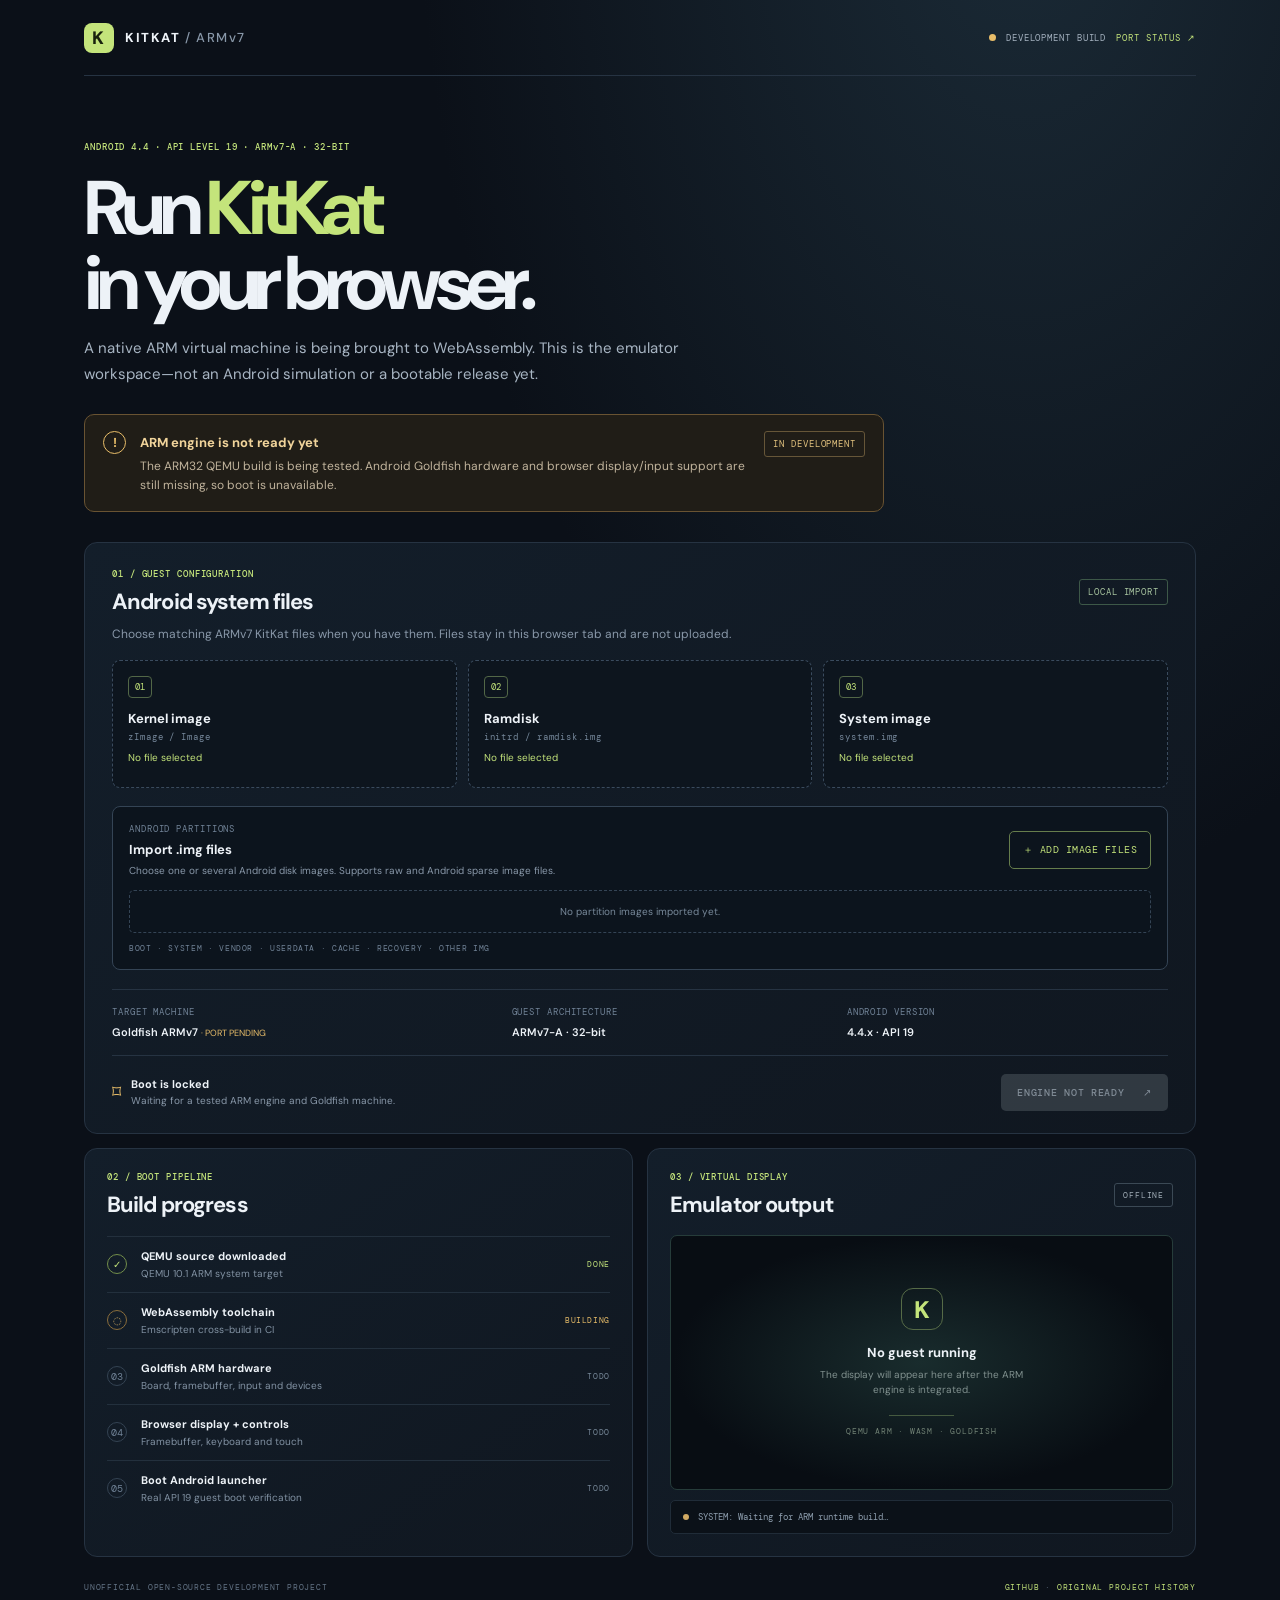
<file: index.html>
<!doctype html>
<html lang="en">
<head>
<meta charset="utf-8">
<meta name="viewport" content="width=device-width,initial-scale=1">
<meta name="theme-color" content="#0b1018">
<meta name="description" content="Experimental Android 4.4 KitKat ARMv7 browser emulator project.">
<title>KitKat ARMv7 — Web Emulator</title>
<link rel="stylesheet" href="./style.css">
</head>
<body>
<div class="shell">
<header class="topbar"><a class="brand" href="./"><span class="brand-icon">K</span><span>KITKAT<span class="muted"> / ARMv7</span></span></a><div class="top-meta"><span class="live-dot"></span> DEVELOPMENT BUILD <a href="./ARMV7_PORT.md">PORT STATUS ↗</a></div></header>
<main>
<section class="intro"><div class="kicker">ANDROID 4.4 · API LEVEL 19 · ARMv7-A · 32-BIT</div><h1>Run <span>KitKat</span><br>in your browser.</h1><p class="intro-copy">A native ARM virtual machine is being brought to WebAssembly. This is the emulator workspace—not an Android simulation or a bootable release yet.</p><div class="status-banner"><div class="status-symbol">!</div><div><strong>ARM engine is not ready yet</strong><p>The ARM32 QEMU build is being tested. Android Goldfish hardware and browser display/input support are still missing, so boot is unavailable.</p></div><span class="status-pill">IN DEVELOPMENT</span></div></section>
<section class="workspace"><div class="workspace-head"><div><div class="kicker">01 / GUEST CONFIGURATION</div><h2>Android system files</h2></div><span class="local-tag">LOCAL IMPORT</span></div><p class="section-copy">Choose matching ARMv7 KitKat files when you have them. Files stay in this browser tab and are not uploaded.</p><div class="file-grid"><label class="file-card" for="kernel"><span class="file-icon">01</span><span class="file-name">Kernel image</span><span class="file-hint">zImage / Image</span><span class="file-value" id="kernel-name">No file selected</span><input id="kernel" type="file"></label><label class="file-card" for="ramdisk"><span class="file-icon">02</span><span class="file-name">Ramdisk</span><span class="file-hint">initrd / ramdisk.img</span><span class="file-value" id="ramdisk-name">No file selected</span><input id="ramdisk" type="file"></label><label class="file-card" for="system"><span class="file-icon">03</span><span class="file-name">System image</span><span class="file-hint">system.img</span><span class="file-value" id="system-name">No file selected</span><input id="system" type="file"></label></div><div class="image-import"><div class="image-import-head"><div><span class="config-label">ANDROID PARTITIONS</span><strong>Import .img files</strong><small>Choose one or several Android disk images. Supports raw and Android sparse image files.</small></div><label class="import-button" for="images">＋ ADD IMAGE FILES<input id="images" type="file" accept=".img,.bin,.raw,.qcow2,.sparse" multiple></label></div><div id="image-list" class="image-list"><div class="image-empty">No partition images imported yet.</div></div><div class="image-foot">BOOT · SYSTEM · VENDOR · USERDATA · CACHE · RECOVERY · OTHER IMG</div></div><div class="config-row"><div><span class="config-label">TARGET MACHINE</span><strong>Goldfish ARMv7 <span class="pending">· PORT PENDING</span></strong></div><div><span class="config-label">GUEST ARCHITECTURE</span><strong>ARMv7-A · 32-bit</strong></div><div><span class="config-label">ANDROID VERSION</span><strong>4.4.x · API 19</strong></div></div><div class="launch-row"><div class="launch-note"><span class="lock">⌑</span><span><b>Boot is locked</b><small>Waiting for a tested ARM engine and Goldfish machine.</small></span></div><button id="boot" disabled>ENGINE NOT READY <span>↗</span></button></div></section>
<section class="lower-grid"><div class="panel"><div class="kicker">02 / BOOT PIPELINE</div><h2>Build progress</h2><ul class="pipeline"><li class="done"><span class="pipeline-mark">✓</span><span><b>QEMU source downloaded</b><small>QEMU 10.1 ARM system target</small></span><em>DONE</em></li><li class="working"><span class="pipeline-mark">◌</span><span><b>WebAssembly toolchain</b><small>Emscripten cross-build in CI</small></span><em>BUILDING</em></li><li><span class="pipeline-mark">03</span><span><b>Goldfish ARM hardware</b><small>Board, framebuffer, input and devices</small></span><em>TODO</em></li><li><span class="pipeline-mark">04</span><span><b>Browser display + controls</b><small>Framebuffer, keyboard and touch</small></span><em>TODO</em></li><li><span class="pipeline-mark">05</span><span><b>Boot Android launcher</b><small>Real API 19 guest boot verification</small></span><em>TODO</em></li></ul></div><div class="panel screen-panel"><div class="screen-head"><div><div class="kicker">03 / VIRTUAL DISPLAY</div><h2>Emulator output</h2></div><span class="off-pill">OFFLINE</span></div><div class="screen"><div class="screen-mark">K</div><div class="screen-title">No guest running</div><div class="screen-sub">The display will appear here after the ARM engine is integrated.</div><div class="screen-line"></div><div class="screen-foot">QEMU ARM · WASM · GOLDFISH</div></div><div class="console"><span class="console-dot"></span><span id="console-text">SYSTEM: Waiting for ARM runtime build…</span></div></div></section>
<footer><span>UNOFFICIAL OPEN-SOURCE DEVELOPMENT PROJECT</span><span><a href="https://github.com/szymtirihanu-collab/kitkat-web-emulator">GITHUB</a> · <a href="https://github.com/szymtirihanu-collab/kitkat-web-emulator/tree/main">ORIGINAL PROJECT HISTORY</a></span></footer>
</main></div><script src="./app.js"></script></body></html>
</file>
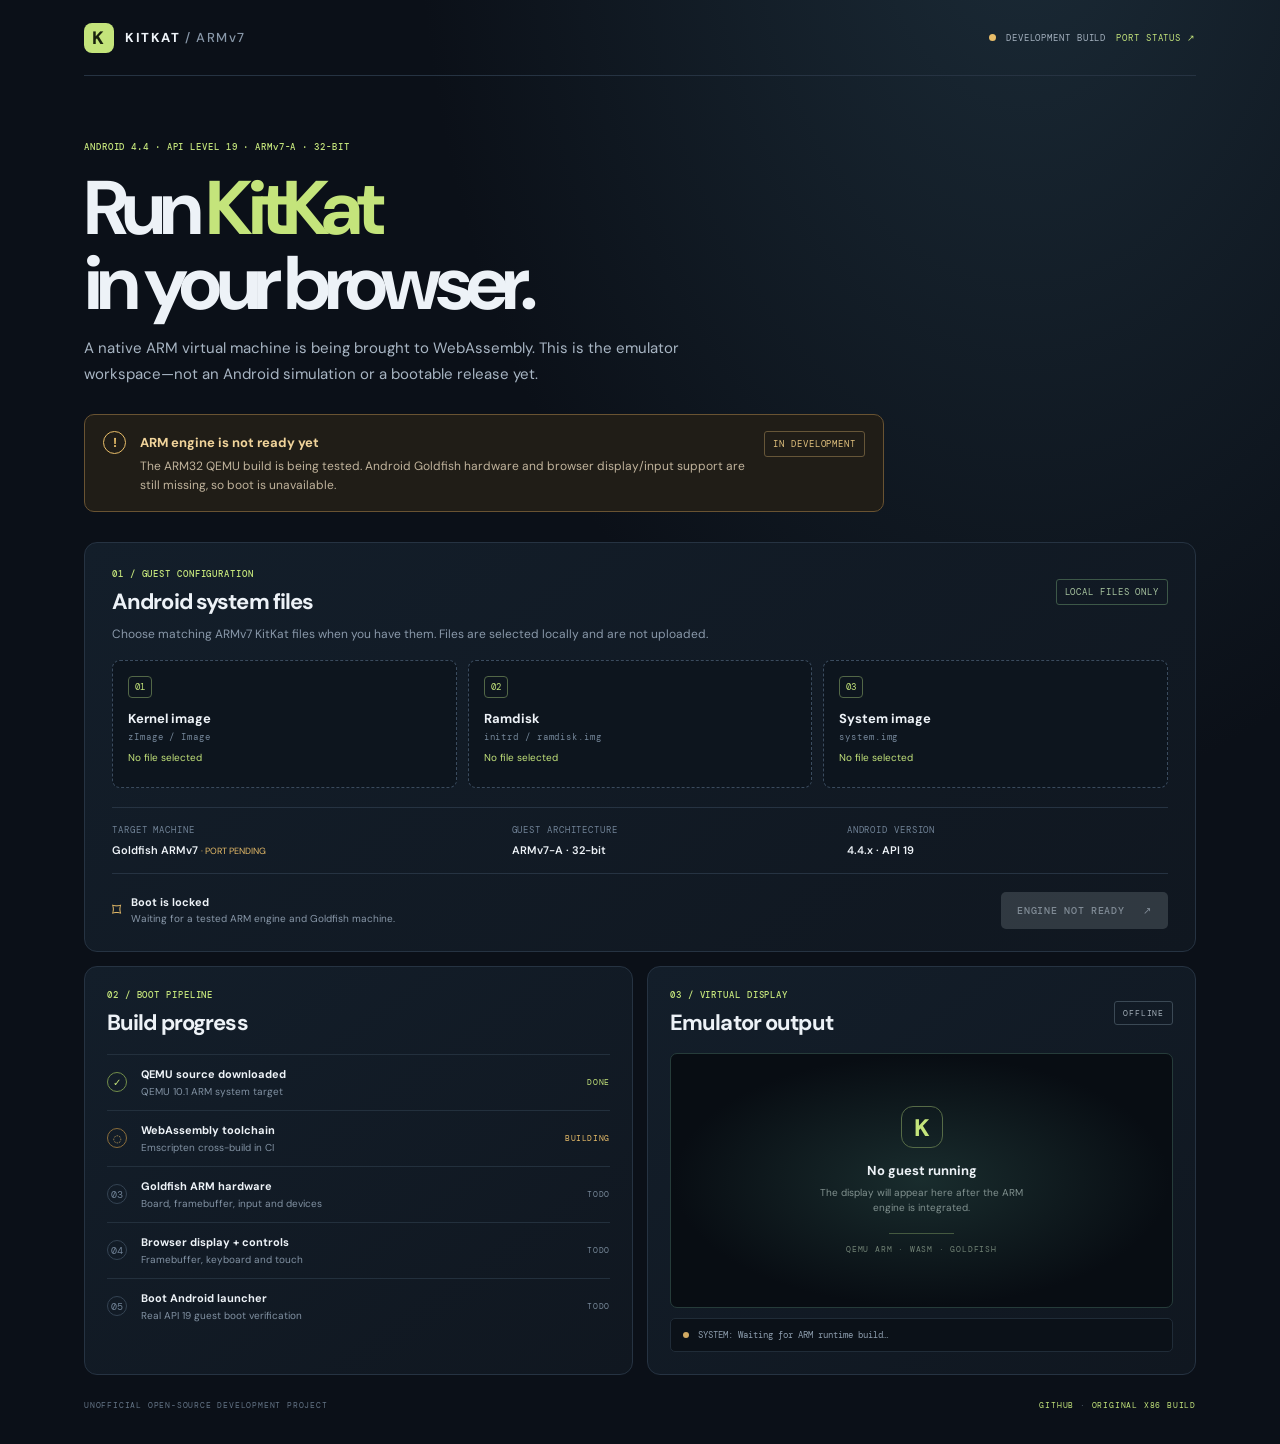
<file: armv7/index.html>
<!doctype html>
<html lang="en">
<head>
<meta charset="utf-8">
<meta name="viewport" content="width=device-width,initial-scale=1">
<meta name="theme-color" content="#0b1018">
<meta name="description" content="Experimental Android 4.4 KitKat ARMv7 browser emulator project.">
<title>KitKat ARMv7 — Web Emulator</title>
<link rel="stylesheet" href="./style.css">
</head>
<body>
<div class="shell">
  <header class="topbar">
    <a class="brand" href="./" aria-label="KitKat ARMv7 home"><span class="brand-icon">K</span><span>KITKAT<span class="muted"> / ARMv7</span></span></a>
    <div class="top-meta"><span class="live-dot"></span> DEVELOPMENT BUILD <a href="../ARMV7_PORT.md">PORT STATUS ↗</a></div>
  </header>

  <main>
    <section class="intro">
      <div class="kicker">ANDROID 4.4 · API LEVEL 19 · ARMv7-A · 32-BIT</div>
      <h1>Run <span>KitKat</span><br>in your browser.</h1>
      <p class="intro-copy">A native ARM virtual machine is being brought to WebAssembly. This is the emulator workspace—not an Android simulation or a bootable release yet.</p>
      <div class="status-banner">
        <div class="status-symbol">!</div>
        <div><strong>ARM engine is not ready yet</strong><p>The ARM32 QEMU build is being tested. Android Goldfish hardware and browser display/input support are still missing, so boot is unavailable.</p></div>
        <span class="status-pill">IN DEVELOPMENT</span>
      </div>
    </section>

    <section class="workspace">
      <div class="workspace-head"><div><div class="kicker">01 / GUEST CONFIGURATION</div><h2>Android system files</h2></div><span class="local-tag">LOCAL FILES ONLY</span></div>
      <p class="section-copy">Choose matching ARMv7 KitKat files when you have them. Files are selected locally and are not uploaded.</p>
      <div class="file-grid">
        <label class="file-card" for="kernel"><span class="file-icon">01</span><span class="file-name">Kernel image</span><span class="file-hint">zImage / Image</span><span class="file-value" id="kernel-name">No file selected</span><input id="kernel" type="file"></label>
        <label class="file-card" for="ramdisk"><span class="file-icon">02</span><span class="file-name">Ramdisk</span><span class="file-hint">initrd / ramdisk.img</span><span class="file-value" id="ramdisk-name">No file selected</span><input id="ramdisk" type="file"></label>
        <label class="file-card" for="system"><span class="file-icon">03</span><span class="file-name">System image</span><span class="file-hint">system.img</span><span class="file-value" id="system-name">No file selected</span><input id="system" type="file"></label>
      </div>
      <div class="config-row"><div><span class="config-label">TARGET MACHINE</span><strong>Goldfish ARMv7 <span class="pending">· PORT PENDING</span></strong></div><div><span class="config-label">GUEST ARCHITECTURE</span><strong>ARMv7-A · 32-bit</strong></div><div><span class="config-label">ANDROID VERSION</span><strong>4.4.x · API 19</strong></div></div>
      <div class="launch-row"><div class="launch-note"><span class="lock">⌑</span><span><b>Boot is locked</b><small>Waiting for a tested ARM engine and Goldfish machine.</small></span></div><button id="boot" disabled>ENGINE NOT READY <span>↗</span></button></div>
    </section>

    <section class="lower-grid">
      <div class="panel">
        <div class="kicker">02 / BOOT PIPELINE</div><h2>Build progress</h2>
        <ul class="pipeline">
          <li class="done"><span class="pipeline-mark">✓</span><span><b>QEMU source downloaded</b><small>QEMU 10.1 ARM system target</small></span><em>DONE</em></li>
          <li class="working"><span class="pipeline-mark">◌</span><span><b>WebAssembly toolchain</b><small>Emscripten cross-build in CI</small></span><em>BUILDING</em></li>
          <li><span class="pipeline-mark">03</span><span><b>Goldfish ARM hardware</b><small>Board, framebuffer, input and devices</small></span><em>TODO</em></li>
          <li><span class="pipeline-mark">04</span><span><b>Browser display + controls</b><small>Framebuffer, keyboard and touch</small></span><em>TODO</em></li>
          <li><span class="pipeline-mark">05</span><span><b>Boot Android launcher</b><small>Real API 19 guest boot verification</small></span><em>TODO</em></li>
        </ul>
      </div>
      <div class="panel screen-panel">
        <div class="screen-head"><div><div class="kicker">03 / VIRTUAL DISPLAY</div><h2>Emulator output</h2></div><span class="off-pill">OFFLINE</span></div>
        <div class="screen">
          <div class="screen-mark">K</div><div class="screen-title">No guest running</div><div class="screen-sub">The display will appear here after the ARM engine is integrated.</div>
          <div class="screen-line"></div><div class="screen-foot">QEMU ARM · WASM · GOLDFISH</div>
        </div>
        <div class="console"><span class="console-dot"></span><span id="console-text">SYSTEM: Waiting for ARM runtime build…</span></div>
      </div>
    </section>
    <footer><span>UNOFFICIAL OPEN-SOURCE DEVELOPMENT PROJECT</span><span><a href="https://github.com/szymtirihanu-collab/kitkat-web-emulator">GITHUB</a> · <a href="../">ORIGINAL X86 BUILD</a></span></footer>
  </main>
</div>
<script src="./app.js"></script>
</body>
</html>
</file>
<file: style.css>
@import url('https://fonts.googleapis.com/css2?family=DM+Mono:wght@400;500&family=DM+Sans:wght@400;500;600;700;800&display=swap');
:root{color-scheme:dark;--bg:#0b1018;--panel:#111a25;--line:#263342;--muted:#8998a9;--text:#edf2f7;--lime:#c4e47b;--amber:#e8bd69;--mono:'DM Mono',monospace;--sans:'DM Sans',system-ui,sans-serif}
*{box-sizing:border-box}body{margin:0;background:radial-gradient(ellipse at 80% -10%,#1b2b37 0,transparent 42%),var(--bg);color:var(--text);font-family:var(--sans);min-height:100vh}.shell{max-width:1180px;margin:auto;padding:0 34px}.topbar{height:76px;border-bottom:1px solid var(--line);display:flex;align-items:center;justify-content:space-between}.brand{display:flex;gap:11px;align-items:center;color:var(--text);text-decoration:none;font-size:13px;font-weight:800;letter-spacing:.12em}.brand-icon{width:30px;height:30px;border-radius:8px;background:var(--lime);color:#18210d;display:grid;place-items:center;font-size:18px;font-weight:800}.muted{color:var(--muted);font-weight:500}.top-meta,.kicker,.config-label,footer,.status-pill,.local-tag,.file-hint,.screen-foot{font-family:var(--mono);letter-spacing:.1em;font-size:9px}.top-meta{display:flex;align-items:center;gap:10px;color:#a4b1bf}.top-meta a,footer a{color:var(--lime);text-decoration:none}.live-dot,.console-dot{width:7px;height:7px;border-radius:50%;background:var(--amber);display:inline-block}.intro{padding:65px 0 30px;max-width:800px}.kicker{color:var(--lime);font-weight:500}.intro h1{font-size:clamp(48px,7vw,76px);letter-spacing:-.075em;line-height:.99;margin:18px 0 15px;font-weight:700}.intro h1 span{color:var(--lime)}.intro-copy{max-width:610px;color:#a8b5c3;font-size:15px;line-height:1.7;margin:0}.status-banner{margin-top:27px;display:flex;gap:14px;align-items:flex-start;padding:16px 18px;border:1px solid #695332;background:#201d17;border-radius:10px}.status-symbol{width:23px;height:23px;flex:0 0 23px;border:1px solid var(--amber);color:var(--amber);border-radius:50%;display:grid;place-items:center;font-weight:700;font-size:13px}.status-banner strong{font-size:13px;color:#f1d49b}.status-banner p{margin:5px 0 0;color:#c0b39c;font-size:12px;line-height:1.55}.status-pill,.local-tag{margin-left:auto;border:1px solid #665638;color:#e2c27e;padding:6px 8px;border-radius:3px;white-space:nowrap}.workspace,.panel{border:1px solid var(--line);background:linear-gradient(145deg,#131e2a,#101720);border-radius:13px}.workspace{padding:25px 27px 22px}.workspace-head,.screen-head{display:flex;align-items:center;justify-content:space-between}.workspace h2,.panel h2{font-size:22px;letter-spacing:-.04em;margin:7px 0 0}.local-tag{color:#a8c5a0;border-color:#3d5848}.section-copy{font-size:12px;color:var(--muted);margin:10px 0 18px}.file-grid{display:grid;grid-template-columns:repeat(3,1fr);gap:11px}.file-card{min-height:128px;position:relative;display:flex;flex-direction:column;align-items:flex-start;padding:15px;border:1px dashed #3a4b5e;border-radius:8px;background:#0d151e;cursor:pointer;transition:border-color .15s}.file-card:hover{border-color:var(--lime)}.file-card input{position:absolute;inset:0;width:100%;height:100%;opacity:0;cursor:pointer}.file-icon{font-family:var(--mono);font-size:9px;color:var(--lime);border:1px solid #526747;padding:4px 6px;border-radius:4px}.file-name{font-size:13px;font-weight:700;margin-top:12px}.file-hint{font-size:9px;color:#75879a;margin-top:4px}.file-value{font-size:10px;color:var(--lime);margin-top:8px;max-width:100%;overflow:hidden;text-overflow:ellipsis;white-space:nowrap}.config-row{display:grid;grid-template-columns:1.2fr 1fr 1fr;gap:14px;border-top:1px solid var(--line);border-bottom:1px solid var(--line);padding:16px 0;margin-top:19px}.config-row>div{display:flex;flex-direction:column;gap:7px}.config-label{color:#718397}.config-row strong{font-size:11px;font-weight:600}.pending{font-size:9px;color:var(--amber);font-weight:400}.launch-row{display:flex;justify-content:space-between;align-items:center;padding-top:18px}.launch-note{display:flex;gap:10px;align-items:center}.lock{font-size:18px;color:var(--amber)}.launch-note b,.launch-note small{display:block}.launch-note b{font-size:11px}.launch-note small{font-size:10px;color:var(--muted);margin-top:3px}button{font-family:var(--mono);font-size:10px;letter-spacing:.07em;border:0;border-radius:5px;padding:12px 16px;background:#39424a;color:#9ca8b3;font-weight:500}button:disabled{cursor:not-allowed;opacity:.8}button span{margin-left:12px}.lower-grid{display:grid;grid-template-columns:1fr 1fr;gap:14px;margin-top:14px}.panel{padding:22px}.pipeline{list-style:none;margin:17px 0 0;padding:0}.pipeline li{display:grid;grid-template-columns:24px 1fr auto;align-items:center;gap:10px;padding:12px 0;border-top:1px solid #23303d}.pipeline-mark{font-family:var(--mono);font-size:10px;color:#718397;width:20px;height:20px;border:1px solid #344353;border-radius:50%;display:grid;place-items:center}.pipeline b,.pipeline small{display:block}.pipeline b{font-size:11px}.pipeline small{font-size:10px;color:#8292a3;margin-top:4px}.pipeline em{font-family:var(--mono);font-style:normal;font-size:8px;letter-spacing:.08em;color:#778899}.pipeline .done .pipeline-mark{color:var(--lime);border-color:#728e4a}.pipeline .done em{color:var(--lime)}.pipeline .working .pipeline-mark,.pipeline .working em{color:var(--amber);border-color:#8a6d3b}.screen{height:255px;background:radial-gradient(ellipse at center,#192c2d,#080d13 70%);border:1px solid #263c3a;border-radius:7px;margin-top:16px;display:flex;flex-direction:column;align-items:center;justify-content:center;text-align:center;padding:20px}.screen-mark{width:42px;height:42px;border:1px solid #566b47;color:var(--lime);border-radius:12px;display:grid;place-items:center;font-size:24px;font-weight:800;margin-bottom:14px}.screen-title{font-size:13px;font-weight:700}.screen-sub{max-width:235px;color:#81918f;font-size:10px;line-height:1.5;margin-top:6px}.screen-line{width:65px;height:1px;background:#455a40;margin:18px 0 10px}.screen-foot{font-size:8px;color:#718275}.off-pill{font-family:var(--mono);font-size:8px;letter-spacing:.1em;color:#a2aeb8;border:1px solid #3b4955;border-radius:3px;padding:6px 8px}.console{display:flex;align-items:center;gap:9px;background:#0b1118;border:1px solid #202c38;border-radius:5px;padding:10px 12px;margin-top:10px;font-family:var(--mono);font-size:9px;color:#8e9eae}.console-dot{width:6px;height:6px;background:#d1aa63}footer{display:flex;justify-content:space-between;gap:12px;color:#647486;padding:25px 0 34px;font-size:8px}@media(max-width:760px){.shell{padding:0 18px}.top-meta{font-size:8px}.intro{padding-top:46px}.workspace{padding:19px}.file-grid{grid-template-columns:1fr}.file-card{min-height:105px}.config-row{grid-template-columns:1fr;gap:12px}.lower-grid{grid-template-columns:1fr}.status-pill{display:none}}@media(max-width:420px){.brand{font-size:11px}.top-meta{gap:6px}.intro h1{font-size:52px}footer{flex-direction:column}}
.image-import{margin-top:18px;padding:16px;border:1px solid #344455;border-radius:8px;background:#0c141d}.image-import-head{display:flex;align-items:center;justify-content:space-between;gap:15px}.image-import-head>div{display:flex;flex-direction:column;gap:6px}.image-import-head strong{font-size:13px}.image-import-head small{font-size:10px;color:var(--muted)}.import-button{position:relative;overflow:hidden;white-space:nowrap;padding:11px 13px;border:1px solid #667d4c;border-radius:5px;color:var(--lime);font:10px var(--mono);letter-spacing:.05em;cursor:pointer}.import-button:hover{background:#1b2a1c}.import-button input{position:absolute;inset:0;width:100%;height:100%;opacity:0;cursor:pointer}.image-list{display:grid;gap:7px;margin-top:13px}.image-empty{padding:14px;border:1px dashed #344455;border-radius:5px;text-align:center;color:#78899a;font-size:10px}.image-row{display:flex;align-items:center;justify-content:space-between;gap:12px;padding:10px 12px;background:#111c27;border:1px solid #293948;border-radius:5px}.image-main{min-width:0;display:flex;flex-direction:column;gap:4px}.image-main strong{font-size:11px;overflow:hidden;text-overflow:ellipsis;white-space:nowrap}.image-main small{font:9px var(--mono);color:#9badbb}.remove-image{padding:7px 9px;border:1px solid #495563;background:transparent;color:#aeb9c3;font-size:8px}.image-foot{margin-top:10px;color:#718397;font:8px var(--mono);letter-spacing:.08em}@media(max-width:600px){.image-import-head{align-items:flex-start;flex-direction:column}.import-button{width:100%;text-align:center}.image-row{align-items:flex-start}}
</file>
<file: armv7/style.css>
@import url('https://fonts.googleapis.com/css2?family=DM+Mono:wght@400;500&family=DM+Sans:wght@400;500;600;700;800&display=swap');
:root{color-scheme:dark;--bg:#0b1018;--panel:#111a25;--line:#263342;--muted:#8998a9;--text:#edf2f7;--lime:#c4e47b;--amber:#e8bd69;--mono:'DM Mono',monospace;--sans:'DM Sans',system-ui,sans-serif}
*{box-sizing:border-box}body{margin:0;background:radial-gradient(ellipse at 80% -10%,#1b2b37 0,transparent 42%),var(--bg);color:var(--text);font-family:var(--sans);min-height:100vh}.shell{max-width:1180px;margin:auto;padding:0 34px}.topbar{height:76px;border-bottom:1px solid var(--line);display:flex;align-items:center;justify-content:space-between}.brand{display:flex;gap:11px;align-items:center;color:var(--text);text-decoration:none;font-size:13px;font-weight:800;letter-spacing:.12em}.brand-icon{width:30px;height:30px;border-radius:8px;background:var(--lime);color:#18210d;display:grid;place-items:center;font-size:18px;font-weight:800}.muted{color:var(--muted);font-weight:500}.top-meta,.kicker,.config-label,footer,.status-pill,.local-tag,.file-hint,.screen-foot{font-family:var(--mono);letter-spacing:.1em;font-size:9px}.top-meta{display:flex;align-items:center;gap:10px;color:#a4b1bf}.top-meta a,footer a{color:var(--lime);text-decoration:none}.live-dot,.console-dot{width:7px;height:7px;border-radius:50%;background:var(--amber);display:inline-block}.intro{padding:65px 0 30px;max-width:800px}.kicker{color:var(--lime);font-weight:500}.intro h1{font-size:clamp(48px,7vw,76px);letter-spacing:-.075em;line-height:.99;margin:18px 0 15px;font-weight:700}.intro h1 span{color:var(--lime)}.intro-copy{max-width:610px;color:#a8b5c3;font-size:15px;line-height:1.7;margin:0}.status-banner{margin-top:27px;display:flex;gap:14px;align-items:flex-start;padding:16px 18px;border:1px solid #695332;background:#201d17;border-radius:10px}.status-symbol{width:23px;height:23px;flex:0 0 23px;border:1px solid var(--amber);color:var(--amber);border-radius:50%;display:grid;place-items:center;font-weight:700;font-size:13px}.status-banner strong{font-size:13px;color:#f1d49b}.status-banner p{margin:5px 0 0;color:#c0b39c;font-size:12px;line-height:1.55}.status-pill,.local-tag{margin-left:auto;border:1px solid #665638;color:#e2c27e;padding:6px 8px;border-radius:3px;white-space:nowrap}.workspace,.panel{border:1px solid var(--line);background:linear-gradient(145deg,#131e2a,#101720);border-radius:13px}.workspace{padding:25px 27px 22px}.workspace-head,.screen-head{display:flex;align-items:center;justify-content:space-between}.workspace h2,.panel h2{font-size:22px;letter-spacing:-.04em;margin:7px 0 0}.local-tag{color:#a8c5a0;border-color:#3d5848}.section-copy{font-size:12px;color:var(--muted);margin:10px 0 18px}.file-grid{display:grid;grid-template-columns:repeat(3,1fr);gap:11px}.file-card{min-height:128px;position:relative;display:flex;flex-direction:column;align-items:flex-start;padding:15px;border:1px dashed #3a4b5e;border-radius:8px;background:#0d151e;cursor:pointer;transition:border-color .15s}.file-card:hover{border-color:var(--lime)}.file-card input{position:absolute;inset:0;width:100%;height:100%;opacity:0;cursor:pointer}.file-icon{font-family:var(--mono);font-size:9px;color:var(--lime);border:1px solid #526747;padding:4px 6px;border-radius:4px}.file-name{font-size:13px;font-weight:700;margin-top:12px}.file-hint{font-size:9px;color:#75879a;margin-top:4px}.file-value{font-size:10px;color:var(--lime);margin-top:8px;max-width:100%;overflow:hidden;text-overflow:ellipsis;white-space:nowrap}.config-row{display:grid;grid-template-columns:1.2fr 1fr 1fr;gap:14px;border-top:1px solid var(--line);border-bottom:1px solid var(--line);padding:16px 0;margin-top:19px}.config-row>div{display:flex;flex-direction:column;gap:7px}.config-label{color:#718397}.config-row strong{font-size:11px;font-weight:600}.pending{font-size:9px;color:var(--amber);font-weight:400}.launch-row{display:flex;justify-content:space-between;align-items:center;padding-top:18px}.launch-note{display:flex;gap:10px;align-items:center}.lock{font-size:18px;color:var(--amber)}.launch-note b,.launch-note small{display:block}.launch-note b{font-size:11px}.launch-note small{font-size:10px;color:var(--muted);margin-top:3px}button{font-family:var(--mono);font-size:10px;letter-spacing:.07em;border:0;border-radius:5px;padding:12px 16px;background:#39424a;color:#9ca8b3;font-weight:500}button:disabled{cursor:not-allowed;opacity:.8}button span{margin-left:12px}.lower-grid{display:grid;grid-template-columns:1fr 1fr;gap:14px;margin-top:14px}.panel{padding:22px}.pipeline{list-style:none;margin:17px 0 0;padding:0}.pipeline li{display:grid;grid-template-columns:24px 1fr auto;align-items:center;gap:10px;padding:12px 0;border-top:1px solid #23303d}.pipeline-mark{font-family:var(--mono);font-size:10px;color:#718397;width:20px;height:20px;border:1px solid #344353;border-radius:50%;display:grid;place-items:center}.pipeline b,.pipeline small{display:block}.pipeline b{font-size:11px}.pipeline small{font-size:10px;color:#8292a3;margin-top:4px}.pipeline em{font-family:var(--mono);font-style:normal;font-size:8px;letter-spacing:.08em;color:#778899}.pipeline .done .pipeline-mark{color:var(--lime);border-color:#728e4a}.pipeline .done em{color:var(--lime)}.pipeline .working .pipeline-mark,.pipeline .working em{color:var(--amber);border-color:#8a6d3b}.screen{height:255px;background:radial-gradient(ellipse at center,#192c2d,#080d13 70%);border:1px solid #263c3a;border-radius:7px;margin-top:16px;display:flex;flex-direction:column;align-items:center;justify-content:center;text-align:center;padding:20px}.screen-mark{width:42px;height:42px;border:1px solid #566b47;color:var(--lime);border-radius:12px;display:grid;place-items:center;font-size:24px;font-weight:800;margin-bottom:14px}.screen-title{font-size:13px;font-weight:700}.screen-sub{max-width:235px;color:#81918f;font-size:10px;line-height:1.5;margin-top:6px}.screen-line{width:65px;height:1px;background:#455a40;margin:18px 0 10px}.screen-foot{font-size:8px;color:#718275}.off-pill{font-family:var(--mono);font-size:8px;letter-spacing:.1em;color:#a2aeb8;border:1px solid #3b4955;border-radius:3px;padding:6px 8px}.console{display:flex;align-items:center;gap:9px;background:#0b1118;border:1px solid #202c38;border-radius:5px;padding:10px 12px;margin-top:10px;font-family:var(--mono);font-size:9px;color:#8e9eae}.console-dot{width:6px;height:6px;background:#d1aa63}footer{display:flex;justify-content:space-between;gap:12px;color:#647486;padding:25px 0 34px;font-size:8px}@media(max-width:760px){.shell{padding:0 18px}.top-meta{font-size:8px}.intro{padding-top:46px}.workspace{padding:19px}.file-grid{grid-template-columns:1fr}.file-card{min-height:105px}.config-row{grid-template-columns:1fr;gap:12px}.lower-grid{grid-template-columns:1fr}.status-pill{display:none}}@media(max-width:420px){.brand{font-size:11px}.top-meta{gap:6px}.intro h1{font-size:52px}footer{flex-direction:column}}
</file>
